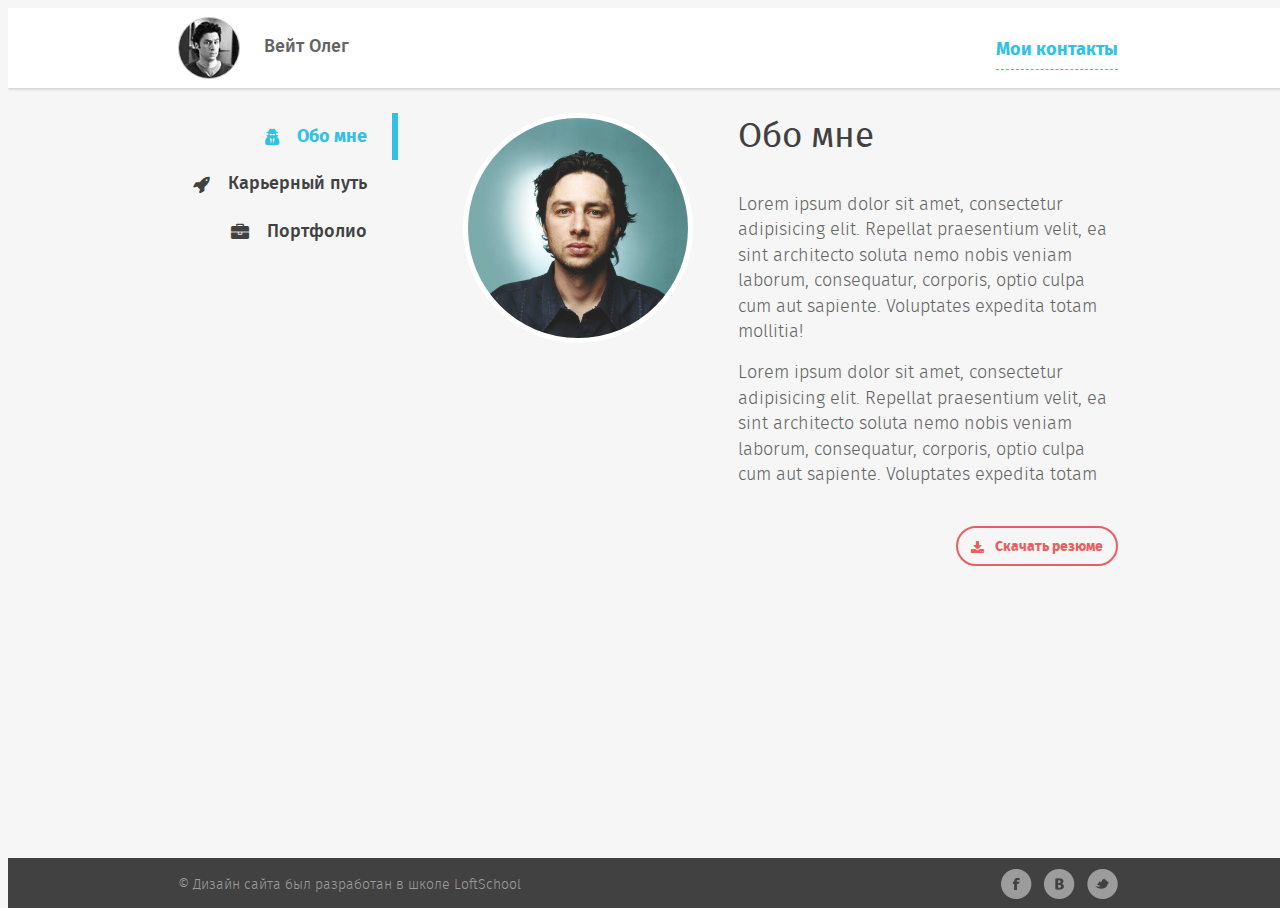
<file: index.html>
<!DOCTYPE html>
<html lang="ru-RU">
<head>
	<meta charset="UTF-8">
	<title>Обо мне</title>
	<link rel="stylesheet" href="style/normalize.css">
	<link rel="stylesheet" href="style/index.css">
	<link rel="stylesheet" href="style/fonts.css">
	<link rel="stylesheet" href="style/layout/font-awesome.css">
	<link rel="stylesheet" href="style/section/header.css">
	<link rel="stylesheet" href="style/section/content.css">
	<link rel="stylesheet" href="style/section/nav.css">
	<link rel="stylesheet" href="style/section/about.css">
	<link rel="stylesheet" href="style/section/footer.css">

</head>
<body>
	<div class="wrapper">
		<div class="maincontent">
			<header class="header">
				<div class="container clearfix">
					<div class="header__left">
						<div class="user">
							<div class="user__foto">
								<img src="img/content/min-avatar.jpg" alt="" class="mini__avatar-pic">
							</div>
							<div class="user__name">Вейт Олег</div>
						</div>
					</div>
					<div class="header__right">
						<a href="#" class="contacts">Мои контакты</a>
							<ul class="contacts__list">
								<li class="items items__mail">
									<a href="#" class="items-mail-link"></a>
								</li>
								<li class="items items__phone">
									<a href="#" class="items-phone-link"></a>
								</li>
								<li class="items items__skype">
									<a href="#" class="items-skype-link"></a>
								</li>
							</ul>
					</div>
				</div>
			</header>
			<section class="content">
				<div class="container clearfix">
					<aside class="sidebar">
						<nav class="nav">
							<ul class="nav__list">
								<li class="nav__item nav__item_activ">
									<a href="index.html" class="nav__link">
										<i class="fa fa-user-secret nav__link-icon"></i>
										<span class="nav__link-text">Обо мне</span>
									</a>
								</li>
								<li class="nav__item">
									<a href="career.html" class="nav__link">
										<i class="fa fa-rocket nav__link-icon"></i>
										<span class="nav__link-text">Карьерный путь</span>
									</a>
								</li>
								<li class="nav__item">
									<a href="portfolio.html" class="nav__link">
										<i class="fa fa-briefcase nav__link-icon"></i>
										<span class="nav__link-text">Портфолио</span>
									</a>
								</li>
							</ul>
						</nav>
					</aside>
					<main class="page">
						<div class="about clearfix">
							<div class="about__left">
								<div class="about__img">
									<img src="img/content/big-avatar.jpg" class="about__img-item" alt="">
								</div>	
							</div>
							<div class="about__right">
								<h1 class="content-title">Обо мне</h1>
								<div class="about__text text-block">
									<p>
										Lorem ipsum dolor sit amet, consectetur adipisicing elit. Repellat praesentium velit, ea sint architecto soluta nemo nobis veniam laborum, consequatur, corporis, optio culpa cum aut sapiente. Voluptates expedita totam mollitia!
									</p>
									<p>
										Lorem ipsum dolor sit amet, consectetur adipisicing elit. Repellat praesentium velit, ea sint architecto soluta nemo nobis veniam laborum, consequatur, corporis, optio culpa cum aut sapiente. Voluptates expedita totam mollitia!
									</p>
									<p>
										Lorem ipsum dolor sit amet, consectetur adipisicing elit. Repellat praesentium velit, ea sint architecto soluta nemo nobis veniam laborum, consequatur, corporis, optio culpa cum aut sapiente. Voluptates expedita totam mollitia!
									</p>
								</div>
								<div class="about__download">
									<a href="#" class="btn" download>
										<i class="fa fa-download btn__icon"></i>
										<span class="btn__text">Скачать резюме</span>
									</a>
								</div>
							</div>
						</div>
					</main>
				</div>
			</section>
		</div>
	</div>
	<footer class="footer">
		<div class="container">
			<div class="footer__left">
				<div class="copyright clearfix">
					© Дизайн сайта был разработан в школе LoftSchool
				</div>
			</div>
			<div class="footer__right">
				<ui class="socials__list">
					<li class="socials__item">
						<a href="https://www.facebook.com/weit.oleg?fref=ts" class="socials__link socials__link-fb ">
						</a>
					</li>
					<li class="socials__item">
						<a href="https://vk.com/id90659640" class="socials__link socials__link-vk">
						</a>
					</li>
					<li class="socials__item">
						<a href="https://twitter.com" class="socials__link socials__link-tw">
						</a>
					</li>
				</ui>
			</div>
		</div>
	</footer>
</body>
</html>
</file>
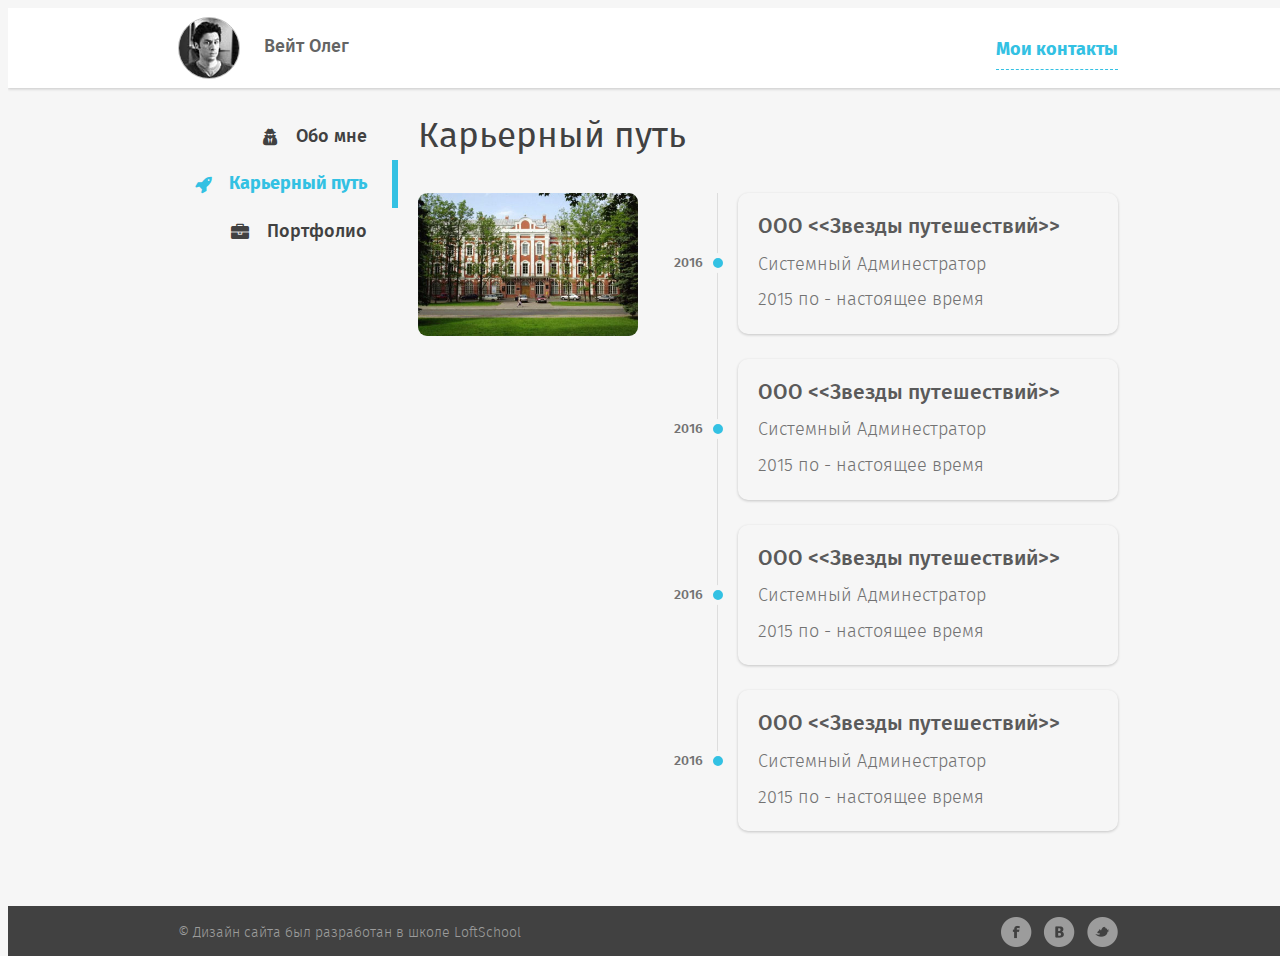
<file: career.html>
<!DOCTYPE html>
<html lang="ru-RU">
<head>
	<meta charset="UTF-8">
	<title>Обо мне</title>
	<link rel="stylesheet" href="style/normalize.css">
	<link rel="stylesheet" href="style/index.css">
	<link rel="stylesheet" href="style/fonts.css">
	<link rel="stylesheet" href="style/layout/font-awesome.css">
	<link rel="stylesheet" href="style/section/header.css">
	<link rel="stylesheet" href="style/section/content.css">
	<link rel="stylesheet" href="style/section/nav.css">
	<link rel="stylesheet" href="style/section/about.css">
	<link rel="stylesheet" href="style/section/footer.css">
	<link rel="stylesheet" href="style/section/career.css">


</head>
<body>
	<div class="wrapper">
		<div class="maincontent">
			<header class="header">
				<div class="container clearfix">
					<div class="header__left">
						<div class="user">
							<div class="user__foto">
								<img src="img/content/min-avatar.jpg" alt="" class="mini__avatar-pic">
							</div>
							<div class="user__name">Вейт Олег</div>
						</div>
					</div>
					<div class="header__right">
						<a href="#" class="contacts">Мои контакты</a>
							<ul class="contacts__list">
								<li class="items items__mail">
									<a href="#" class="items-mail-link"></a>
								</li>
								<li class="items items__phone">
									<a href="#" class="items-phone-link"></a>
								</li>
								<li class="items items__skype">
									<a href="#" class="items-skype-link"></a>
								</li>
							</ul>
					</div>
				</div>
			</header>
			<section class="content">
				<div class="container clearfix">
					<aside class="sidebar">
						<nav class="nav">
							<ul class="nav__list">
								<li class="nav__item">
									<a href="index.html" class="nav__link">
										<i class="fa fa-user-secret nav__link-icon"></i>
										<span class="nav__link-text">Обо мне</span>
									</a>
								</li>
								<li class="nav__item nav__item_activ">
									<a href="career.html" class="nav__link">
										<i class="fa fa-rocket nav__link-icon"></i>
										<span class="nav__link-text">Карьерный путь</span>
									</a>
								</li>
								<li class="nav__item">
									<a href="portfolio.html" class="nav__link">
										<i class="fa fa-briefcase nav__link-icon"></i>
										<span class="nav__link-text">Портфолио</span>
									</a>
								</li>
							</ul>
						</nav>
					</aside>
					<main class="page">
						<h1 class="content-title">Карьерный путь</h1>
						<div class="career clearfix">
							<div class="career__left">
								<div class="career__pic">
									<img src="img/content/career-pic.jpg" class="career__pic_elem" alt="">
								</div>
							</div>
							<div class="career__right">
								<ul class="career__list">
									<li class="career__item">
										<div class="career__block">
											<div class="career__title">
												ООО <<Звезды путешествий>>
											</div>
											<div class="career__occupation">
												Системный Админестратор
											</div>
											<div class="career__time">
												2015 по - настоящее время
											</div>
											<div class="career__year">
												2016
											</div>
										</div>
									</li>
									<li class="career__item">
										<div class="career__block">
											<div class="career__title">
												ООО <<Звезды путешествий>>
											</div>
											<div class="career__occupation">
												Системный Админестратор
											</div>
											<div class="career__time">
												2015 по - настоящее время
											</div>
											<div class="career__year">
												2016
											</div>
										</div>
									</li>
									<li class="career__item">
										<div class="career__block">
											<div class="career__title">
												ООО <<Звезды путешествий>>
											</div>
											<div class="career__occupation">
												Системный Админестратор
											</div>
											<div class="career__time">
												2015 по - настоящее время
											</div>
											<div class="career__year">
												2016
											</div>
										</div>
									</li>
									<li class="career__item">
										<div class="career__block">
											<div class="career__title">
												ООО <<Звезды путешествий>>
											</div>
											<div class="career__occupation">
												Системный Админестратор
											</div>
											<div class="career__time">
												2015 по - настоящее время
											</div>
											<div class="career__year">
												2016
											</div>
										</div>
									</li>
								</ul>
							</div>
						</div>
					</main>
				</div>
			</section>
		</div>
	</div>
	<footer class="footer">
		<div class="container">
			<div class="footer__left">
				<div class="copyright clearfix">
					© Дизайн сайта был разработан в школе LoftSchool
				</div>
			</div>
			<div class="footer__right">
				<ui class="socials__list">
					<li class="socials__item">
						<a href="https://www.facebook.com/weit.oleg?fref=ts" class="socials__link socials__link-fb ">
						</a>
					</li>
					<li class="socials__item">
						<a href="https://vk.com/id90659640" class="socials__link socials__link-vk">
						</a>
					</li>
					<li class="socials__item">
						<a href="https://twitter.com" class="socials__link socials__link-tw">
						</a>
					</li>
				</ui>
			</div>
		</div>
	</footer>
</body>
</html>
</file>
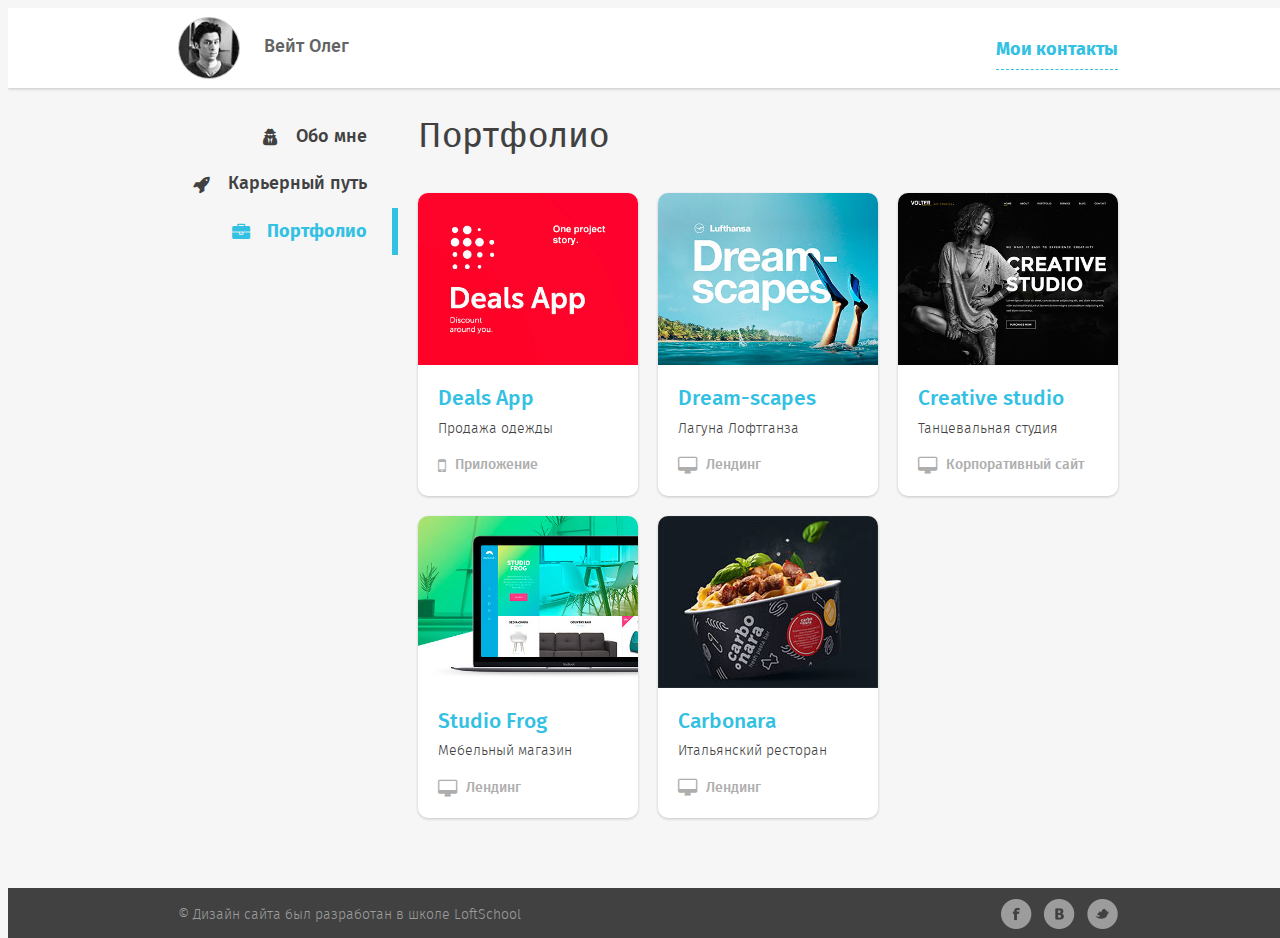
<file: portfolio.html>
<!DOCTYPE html>
<html lang="ru-RU">
<head>
	<meta charset="UTF-8">
	<title>Обо мне</title>
	<link rel="stylesheet" href="style/normalize.css">
	<link rel="stylesheet" href="style/index.css">
	<link rel="stylesheet" href="style/fonts.css">
	<link rel="stylesheet" href="style/layout/font-awesome.css">
	<link rel="stylesheet" href="style/section/header.css">
	<link rel="stylesheet" href="style/section/content.css">
	<link rel="stylesheet" href="style/section/nav.css">
	<link rel="stylesheet" href="style/section/about.css">
	<link rel="stylesheet" href="style/section/footer.css">
	<link rel="stylesheet" href="style/section/portfolio.css">

</head>
<body>
	<div class="wrapper">
		<div class="maincontent">
			<header class="header">
				<div class="container clearfix">
					<div class="header__left">
						<div class="user">
							<div class="user__foto">
								<img src="img/content/min-avatar.jpg" alt="" class="mini__avatar-pic">
							</div>
							<div class="user__name">Вейт Олег</div>
						</div>
					</div>
					<div class="header__right">
						<a href="#" class="contacts">Мои контакты</a>
							<ul class="contacts__list">
								<li class="items items__mail">
									<a href="#" class="items-mail-link"></a>
								</li>
								<li class="items items__phone">
									<a href="#" class="items-phone-link"></a>
								</li>
								<li class="items items__skype">
									<a href="#" class="items-skype-link"></a>
								</li>
							</ul>
					</div>
				</div>
			</header>
			<section class="content">
				<div class="container clearfix">
					<aside class="sidebar">
						<nav class="nav">
							<ul class="nav__list">
								<li class="nav__item">
									<a href="index.html" class="nav__link">
										<i class="fa fa-user-secret nav__link-icon"></i>
										<span class="nav__link-text">Обо мне</span>
									</a>
								</li>
								<li class="nav__item">
									<a href="career.html" class="nav__link">
										<i class="fa fa-rocket nav__link-icon"></i>
										<span class="nav__link-text">Карьерный путь</span>
									</a>
								</li>
								<li class="nav__item nav__item_activ">
									<a href="portfolio.html" class="nav__link">
										<i class="fa fa-briefcase nav__link-icon"></i>
										<span class="nav__link-text">Портфолио</span>
									</a>
								</li>
							</ul>
						</nav>
					</aside>
					<main class="page">
						<h1 class="content-title">Портфолио</h1>
						<div class="portfolio">
							<ul class="portfolio__list clearfix">
								<li class="portfolio__item">
									<a href="#" class="portfolio__link">
										<div class="portfolio__pic">
											<img class="portfolio__pic-img" src="img/content/works/portfolio-1.jpg" alt="">
										</div>
										<div class="portfolio__desc">
											<div class="portfolio__title">
												Deals App
											</div>
											<div class="portfolio__work-desc">
												Продажа одежды
											</div>
											<div class="portfolio__type">
												<i class="fa fa-mobile-phone portfolio__type-icon"></i>
												<div class="porfolio__type-title">
													Приложение
												</div>
											</div>
										</div>
									</a>
								</li>
								<li class="portfolio__item">
									<a href="#" class="portfolio__link">
										<div class="portfolio__pic">
											<img class="portfolio__pic-img" src="img/content/works/portfolio-2.jpg" alt="">
										</div>
										<div class="portfolio__desc">
											<div class="portfolio__title">
												Dream-scapes
											</div>
											<div class="portfolio__work-desc">
												Лагуна Лофтганза
											</div>
											<div class="portfolio__type">
												<i class="fa fa-desktop portfolio__type-icon"></i>
												<div class="porfolio__type-title">
													Лендинг
												</div>
											</div>
										</div>
									</a>
								</li>
								<li class="portfolio__item">
									<a href="#" class="portfolio__link">
										<div class="portfolio__pic">
											<img class="portfolio__pic-img" src="img/content/works/portfolio-3.jpg" alt="">
										</div>
										<div class="portfolio__desc">
											<div class="portfolio__title">
												Creative studio
											</div>
											<div class="portfolio__work-desc">
												Танцевальная студия
											</div>
											<div class="portfolio__type">
												<i class="fa fa-desktop portfolio__type-icon"></i>
												<div class="porfolio__type-title">
													Корпоративный сайт
												</div>
											</div>
										</div>
									</a>
								</li>
								<li class="portfolio__item">
									<a href="#" class="portfolio__link">
										<div class="portfolio__pic">
											<img class="portfolio__pic-img" src="img/content/works/portfolio-4.jpg" alt="">
										</div>
										<div class="portfolio__desc">
											<div class="portfolio__title">
												Studio Frog
											</div>
											<div class="portfolio__work-desc">
												Мебельный магазин
											</div>
											<div class="portfolio__type">
												<i class="fa fa-desktop portfolio__type-icon"></i>
												<div class="porfolio__type-title">
													Лендинг
												</div>
											</div>
										</div>
									</a>
								</li>
								<li class="portfolio__item">
									<a href="#" class="portfolio__link">
										<div class="portfolio__pic">
											<img class="portfolio__pic-img" src="img/content/works/portfolio-5.jpg" alt="">
										</div>
										<div class="portfolio__desc">
											<div class="portfolio__title">
												Carbonara
											</div>
											<div class="portfolio__work-desc">
												Итальянский ресторан
											</div>
											<div class="portfolio__type">
												<i class="fa fa-desktop portfolio__type-icon"></i>
												<div class="porfolio__type-title">
													Лендинг
												</div>
											</div>
										</div>
									</a>
								</li>
							</ul>
						</div>
					</main>
				</div>
			</section>
		</div>
	</div>
	<footer class="footer">
		<div class="container">
			<div class="footer__left">
				<div class="copyright clearfix">
					© Дизайн сайта был разработан в школе LoftSchool
				</div>
			</div>
			<div class="footer__right">
				<ui class="socials__list">
					<li class="socials__item">
						<a href="https://www.facebook.com/weit.oleg?fref=ts" class="socials__link socials__link-fb ">
						</a>
					</li>
					<li class="socials__item">
						<a href="https://vk.com/id90659640" class="socials__link socials__link-vk">
						</a>
					</li>
					<li class="socials__item">
						<a href="https://twitter.com" class="socials__link socials__link-tw">
						</a>
					</li>
				</ui>
			</div>
		</div>
	</footer>
</body>
</html>
</file>
<file: style/index.css>
html,
body {
	width: 100%;
	height: 100%;
	}

body {
	font-family: "fira", Arial, sans-serif;
	font-size: 18px;
	line-height: 1.42;
	color: #646464;
	-webkit-font-smoothing: antialiased;
	background: #f6f6f6;
}	

.wrapper {
	min-height: 100%;
	overflow: hidden;
	position: relative;
	min-width: 960px;
}

.wrapper:after {
	content: "";
	height: 50px;
	display: block;
}

footer {
	background: #414141;
	height: 50px;
	margin-top: -50px;
	position: relative;
	min-width: 968px; 
}

.maincontent {
	padding-bottom: 50px;
}

.container {
	width: 960px;
	margin: 0 auto;
	max-width: 940px;
	top: 50px; 
}

ul {
	padding: 0;
	margin: 0;
}

li {
	list-style: none;
}

h1,
h2,
h3,
h4,
h5,
h6 {
	margin: 0;
	font-weight: normal;
}

.clearfix:after {
	content: "";
	display: block;
	clear: both;
}
</file>
<file: style/fonts.css>
@font-face {
    font-family: 'fira';
    src: url('fonts/firasans-light-webfont.woff') format('woff'),
         url('fonts/firasans-light-webfont.svg#fira_sanslight') format('svg');
    font-weight: 300;
    font-style: normal;
}

@font-face {
    font-family: 'fira';
    src: url('fonts/firasans-medium-webfont.woff') format('woff'),
         url('fonts/firasans-medium-webfont.svg#fira_sansmedium') format('svg');
    font-weight: 400;
    font-style: normal;
}

@font-face {
    font-family: 'fira';
    src: url('fonts/firasans-regular-webfont.woff') format('woff'),
         url('fonts/firasans-regular-webfont.svg#fira_sansregular') format('svg');
    font-weight: 500;
    font-style: normal;
}

@font-face {
    font-family: 'fira';
    src: url('fonts/firasans-bold-webfont.woff') format('woff'),
         url('fonts/firasans-bold-webfont.svg#fira_sansbold') format('svg');
    font-weight: 600;
    font-style: normal;
}

@font-face {
  font-family: 'FontAwesome';
  src: url('fonts/fontawesome-webfont.woff?v=4.7.0') format('woff'), 
  url('fonts/fontawesome-webfont.svg?v=4.7.0#fontawesomeregular') format('svg');
  font-weight: normal;
  font-style: normal;
}
</file>
<file: style/section/header.css>
.header {
	background: #fff;
	box-shadow: 0 1px 3px 0 rgba(00, 00, 00, .2);
	padding-bottom: 9px;
	margin-bottom: 25px;
}

.header__left, .header__right {
	float: left;
	width: 50%;
}

.header__left {
	padding-top: 9px;
}

.header__right {
	text-align: right;
	padding-top: 30px;
}

.user__foto {
	border: 1px solid #bebebe;
	border-radius: 50%;
	overflow: hidden;
	display: inline-block;
	vertical-align: middle;
}

.mini__avatar-pic {
	display: block;
}

.user__name {
	display: inline-block;
	vertical-align: middle;
	margin-left: 19px;
	max-width: 235px;
}

.contacts {
	font-weight: 600;
	color: #33c1e3;
	text-decoration: none;
	padding-bottom: 5px;
	border-bottom: 1px dashed #33c1e3;
}
</file>
<file: style/section/content.css>
.sidebar, .page {
	float: left;
}

.sidebar {
width: 220px;
}

.page {
margin-left: 20px;	
width: 700px;
}

.content-title {
	font-weight: 500;
	font-size: 35px;
	color: #414141;
	margin-bottom: 30px;
}

.btn {
	padding: 7px 13px;
	border: 2px solid #e85f61;
	border-radius: 30px;
	font-size: 14px;
	font-weight: 600;
	color: #e85f61;
	text-decoration: none;
}

.btn__icon, .btn__text {
	display: inline-block;
	vertical-align: middle;
}

.btn__text {
	margin-left: 8px;
}

.btn:hover {
	background: #e85f61;
	color: #fff;
}
</file>
<file: style/section/nav.css>
.nav__link {
	display: block;
	padding: 10px 0;
	text-align: right;
	padding: 10px 25px 10px 0;
	text-decoration: none;
	color: #414141;
	border-right: 6px solid transparent;
}

.nav__link:hover {
	color: #33c1e3;
}

.nav__link-icon, .nav__link-text {
	display: inline-block;
	vertical-align: middle;
}

.nav__link-text {
	margin-left: 13px;
}

.nav__item_activ .nav__link {
	border-color: #33c1e3;
	font-weight: 600;
	color: #33c1e3
}
</file>
<file: style/section/about.css>
.about__img {
	width: 220px;
	height: 220px;
	border-radius: 50%;
	overflow: hidden;
	border: 5px solid #fff;
	display: inline-block;
}

.about__img-item {
	display: block;
	max-width: 100%;
	min-height: 100%;
}

.about__left, .about__right {
	float: left;
}

.about__left {
	width: 320px;
	text-align: center;
}

.about__right {
	width: 380px;
}

.about__text {
	height: 300px;
	overflow: auto;
	margin-bottom: 40px;
}

.text-block {
	font-weight: 300;
}

.text-block p {
	margin-bottom: 15px;
	margin-top: 0;
}

.about__download {
	text-align: right;
}
</file>
<file: style/section/footer.css>
.footer__left, .footer__right {
	float: left;
	width: 50%;
}

.footer__left {
	padding-top: 18px;
}

.footer__right {
	text-align: right;
	padding-top: 10px;
}

.copyright {
	font-size: 14px;
	font-weight: 300;
	color: #9c9c9c;

}

.socials__item {
	display: inline-block;
	vertical-align: middle;
	margin-left: 6px;
}

.socials__link {
	width: 32px;
	height: 32px;
	display: block;
	background: no-repeat center center;
}

.socials__link-fb {
	background-image: url('../../img/icons/fb.png')
}

.socials__link-fb:hover {
	background-image: url('../../img/icons/fb-hover.png')
}

.socials__link-vk {
	background-image: url('../../img/icons/vk.png')
}

.socials__link-vk:hover {
	background-image: url('../../img/icons/vk-hover.png')
}

.socials__link-tw {
	background-image: url('../../img/icons/tw.png')
}

.socials__link-tw:hover {
	background-image: url('../../img/icons/tw-hover.png')
}
</file>
<file: style/section/career.css>
.career__left {
	float: left;
	width: 220px;
}

.career__right {
	float: right;
	width: 455px;
}

.career__pic {
	overflow: hidden;
	border-radius: 9px;
}

.career__pic_elem {
	display: block;
	max-width: 100%;
}

.career__list {
	text-align: right;
}

.career__item {
	padding-left: 70px;
}

.career__block {
	border-radius: 10px;
	border-color: rgb(255, 255, 255);
	box-shadow: 0px 1px 3px 0px rgba(0, 0, 0, 0.2);
	width: 380px;
	box-sizing: border-box;
	padding: 20px;
	display: inline-block;
	text-align: left;
	position: relative;
	margin-bottom: 25px;
}

.career__block:after, .career__block:before {
	content: "";
	display: block;
	width: 1px;
	background: #dddddd;
	position: absolute;
	right: 100%;
	margin-right: 20px;
}

.career__itme:first-child .career__block:before, .career__item:last-child .career__block:after {
	display: none;
}

.career__block:before {
	top: 0;
	bottom: 50%;
}

.career__block:after {
	top: 50%;
	bottom: -25px;
}

.career__item:hover .career__block {
	background: #33c1e3;

}

.career__item:hover .career__title .career__occupation, .career__time {
	color: #fff;
}

.career__item:hover .career__year {
	font-weight: 600;
	color: #33c1e3;

}

.career__item:hover .career__year:after {
	border-color: #94e0f2;
}


.career__title {
	font-size: 21px;
	color: #5a5a5a;
	margin-bottom: 10px;
}

.career__occupation, .career__time {
	font-weight: 300;
	color: #727272;
	margin-bottom: 10px;
}

.career__time {
	margin-bottom: 0px;
}

.career__year {
	position: absolute;
	top: 50%;
	margin-top: -14px;
	right: 100%;
	margin-right: 35px;
	font-size: 14px;
	color: #727272;
	line-height: 28px;
	z-index: 10;
}

.career__year:after {
	content: "";
	display: block;
	width: 10px;
	height: 10px;
	border-radius: 50%;
	background: #33c1e3;
	position: absolute;
	right: -25px;
	top: 50%;
	margin-top: -10px;
	border: 5px solid #f6f6f6;
}
</file>
<file: style/section/portfolio.css>
.portfolio__list {
	margin-left: -20px;
	font-size: 0;
}

.portfolio__list * {
	font-size: 14px;
}

.portfolio__item {
	border-radius: 10px;
	background-color: rgb(255, 255, 255);
	box-shadow: 0px 1px 3px 0px rgba(0, 0, 0, 0.2);
	width: 220px;
	overflow: hidden;
	margin-left: 20px;
	margin-bottom: 20px;
	display: inline-block;
	vertical-align: top;
}

.portfolio__pic-img {
	max-width: 100%;
	display: block;
}

.portfolio__desc {
	padding: 20px; 
}

.portfolio__link {
	display: block;
	text-decoration: none;
}

.portfolio__link:hover .portfolio__title {
	color: #e85f61;
}

.portfolio__title {
	font-size: 21px;
	color: #33c1e3;
	margin-bottom: 5px;
}

.portfolio__work-desc {
	font-size: 14px;
	color: #414141;
	font-weight: 300;
	margin-bottom: 15px;
}

.portfolio__type-icon, .porfolio__type-title {
	display: inline-block;
	vertical-align: middle;
}

.portfolio__type {
	color: #aeaeae;
	font-size: 14px;
}

.portfolio__type-icon {
	font-size: 18px;
}

.porfolio__type-title {
	max-width: 160px;
	margin-left: 5px;
}
</file>
